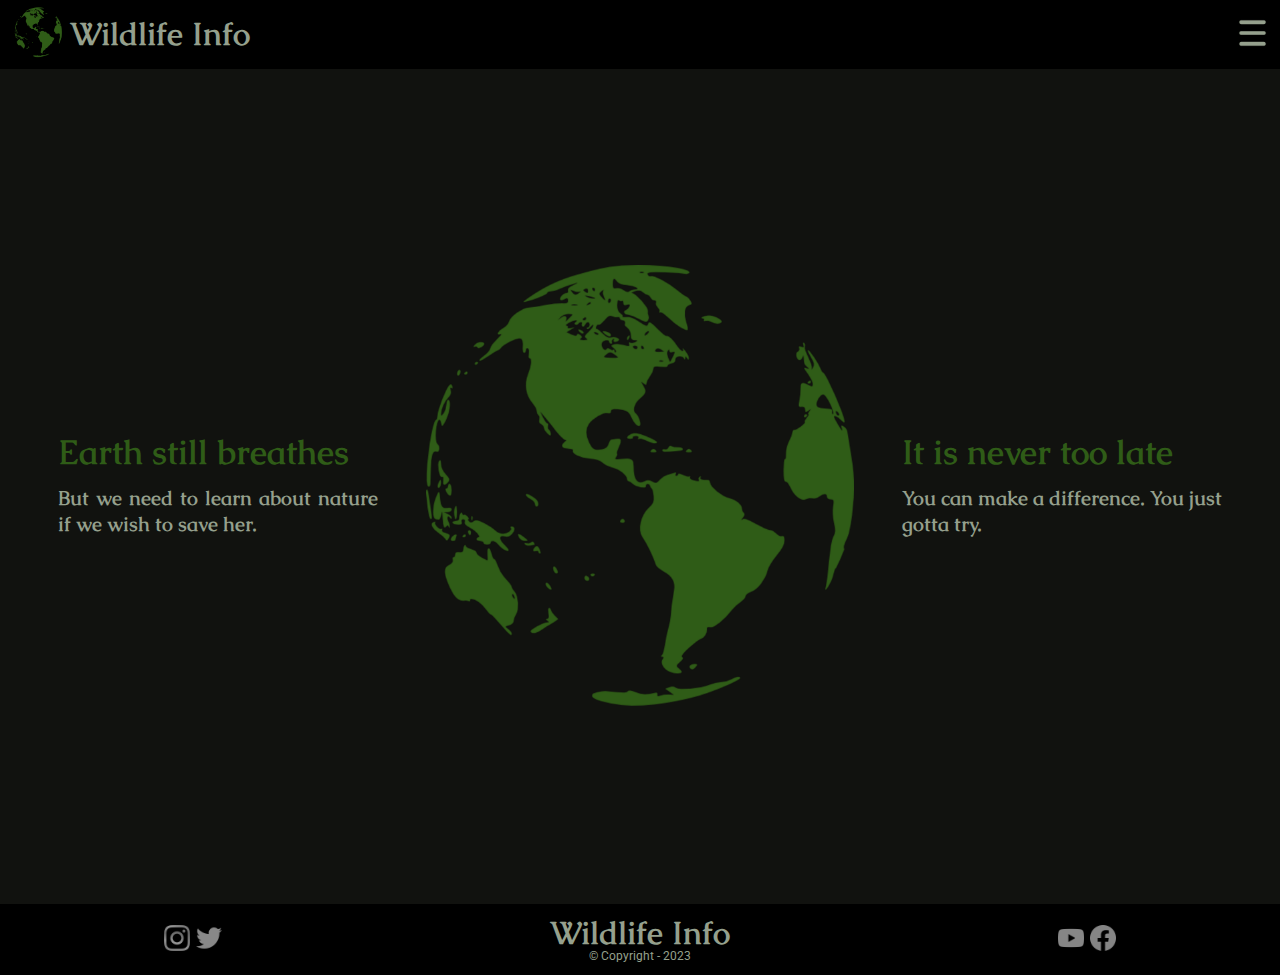
<file: index.html>
<!DOCTYPE html>
<html lang="en">
<head>
    <meta charset="UTF-8">
    <meta http-equiv="X-UA-Compatible" content="IE=edge">
    <meta name="viewport" content="width=device-width, initial-scale=1.0">
    <link rel="preconnect" href="https://fonts.googleapis.com">
    <link rel="stylesheet" href="https://fonts.googleapis.com/css2?family=Arvo:wght@400;700&family=Bebas+Neue&family=Caudex&family=Kalam&family=Pacifico&family=Secular+One&display=swap">
    <link rel="stylesheet" href="https://fonts.googleapis.com/css2?family=Arvo:wght@400;700&family=Bebas+Neue&family=Caudex&family=Kalam&family=Pacifico&family=Roboto&family=Secular+One&display=swap">
    <title>Wildlife Info</title>
    <link rel="stylesheet" href="styles/reset.css">
    <link rel="stylesheet" href="styles/style.css">
    <link rel="shortcut icon" href="assets/central_globe_logo.png" type="image/x-icon">
</head>
<body>
    <header>
        <section class="header-content">
            <div class="logo">
                <a href="index.html"><img src="assets/central_globe_logo.png" alt="Wildlife Info Logo"></a>
                Wildlife Info
            </div>
            
            <div class="menu">
                <img class="menu-button" src="assets/menu_icon.png" alt="Menu Icon">
                <nav class="menu-dropdown">
                    <a href="issues.html">Environmental Issues</a>
                    <a href="biomes.html">Biomes</a>
                    <a href="subscribe.html">Subscribe</a>
                </nav>
            </div>
        </section>
    </header>
    
    <main>
        <section class="main-content">
            <div class="main-text">
                <h1>Earth still breathes</h1>
                <h2>But we need to learn about nature if we wish to save her.</h2>
            </div>

            <div class="central-globe">
                <a href="issues.html"><img src="assets/central_globe.png" alt="Terrestrial Globe Continents"></a>
            </div>

            <div class="main-text">
                <h1>It is never too late</h1>
                <h2>You can make a difference. You just gotta try.</h2>
            </div>
        </section>
    </main>
    
    <footer>
        <section class="footer-content">
            <div class="footer-left">
                <ul class="social-media">
                    <li><a href="https://www.instagram.com/?hl=en"><img class="social-media-icon" src="assets/instagram_logo.png" alt="Instagram Logo"></a></li>
                    <li><a href="https://twitter.com/?lang=en"><img class="social-media-icon" src="assets/twitter_logo.png" alt="Twitter Logo"></a></li>
                </ul>
            </div>
            <div class="footer-center">
                    <h2>Wildlife Info</h2>
                    <p>&copy; Copyright - 2023</p>
                </div>
            </div>
            <div class="footer-right">
                <ul class="social-media">
                    <li><a href="https://www.youtube.com/"><img class="social-media-icon" src="assets/youtube_logo.png" alt="Youtube Logo"></a></li>
                    <li><a href="https://www.facebook.com/"><img class="social-media-icon" src="assets/facebook_logo.png" alt="Facebook Logo"></a></li>
                </ul>
            </div>
        </section>
    </footer>
</body>
</html>
</file>
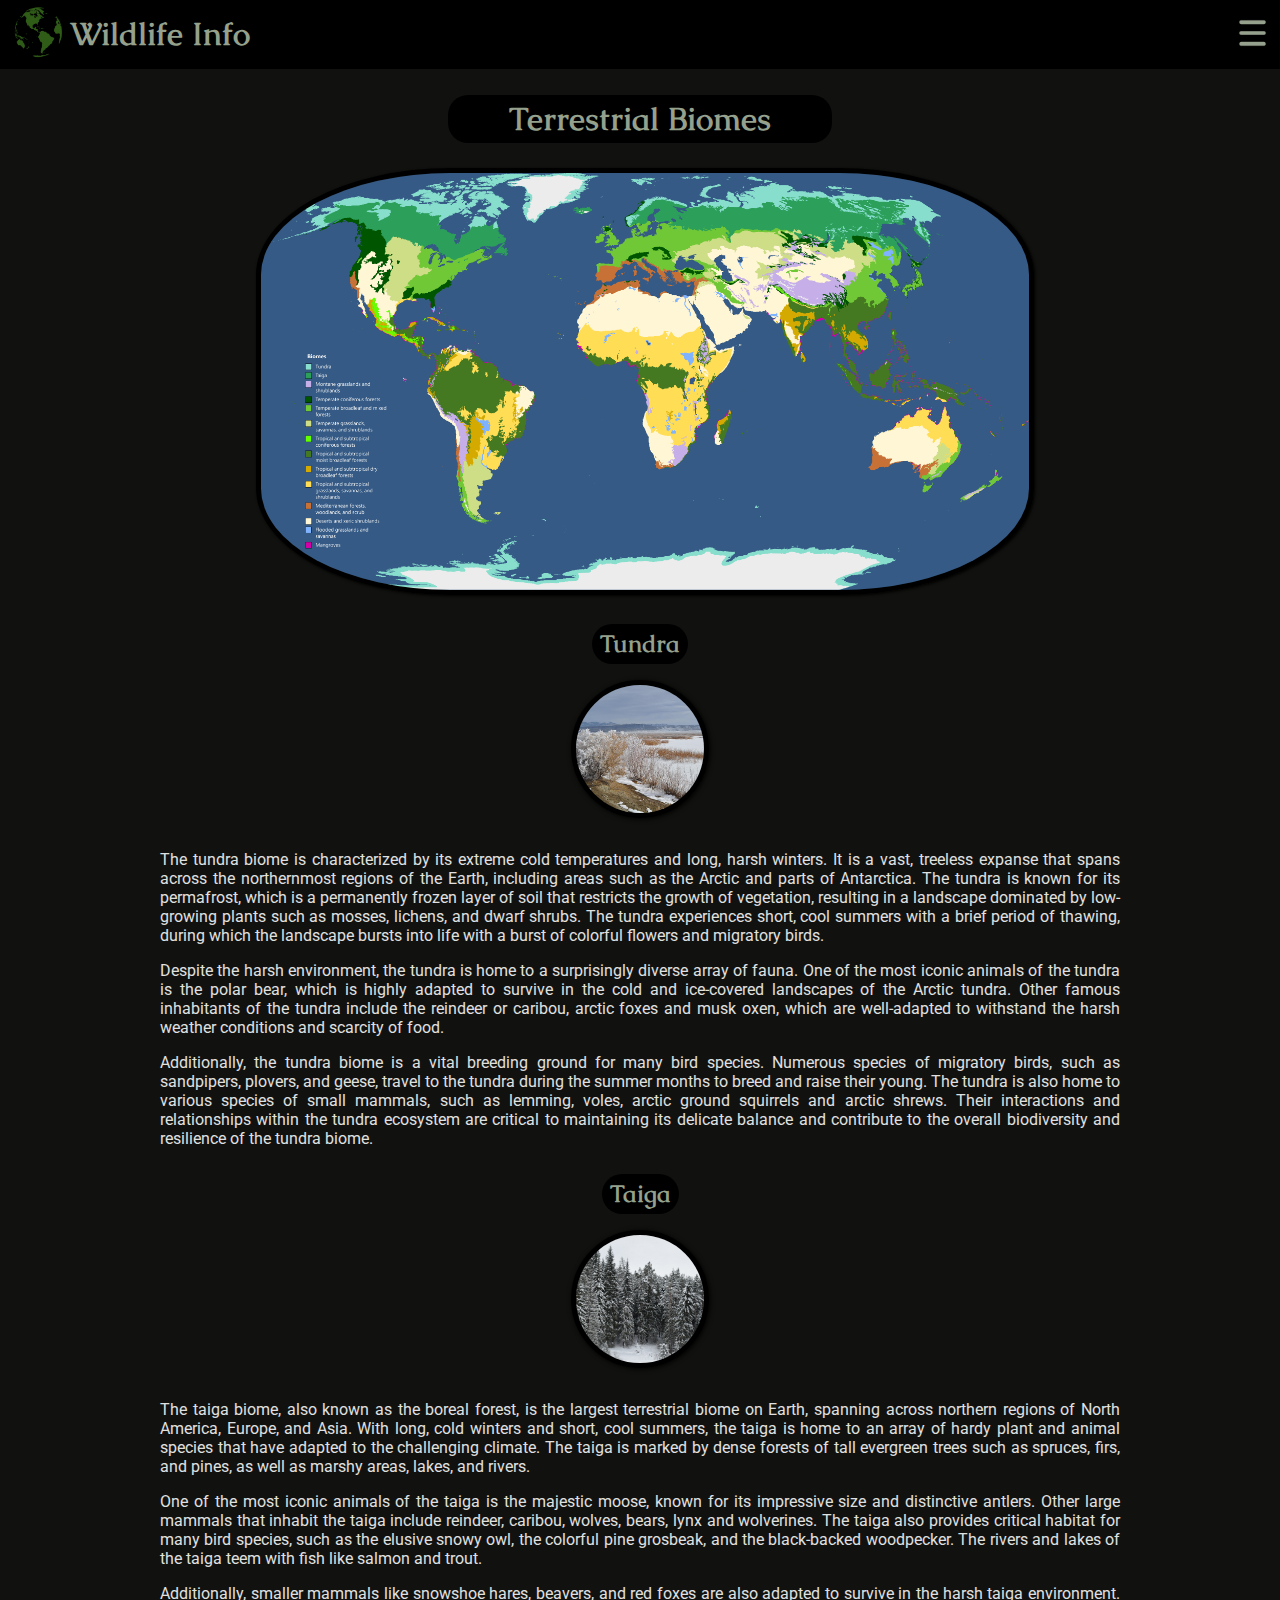
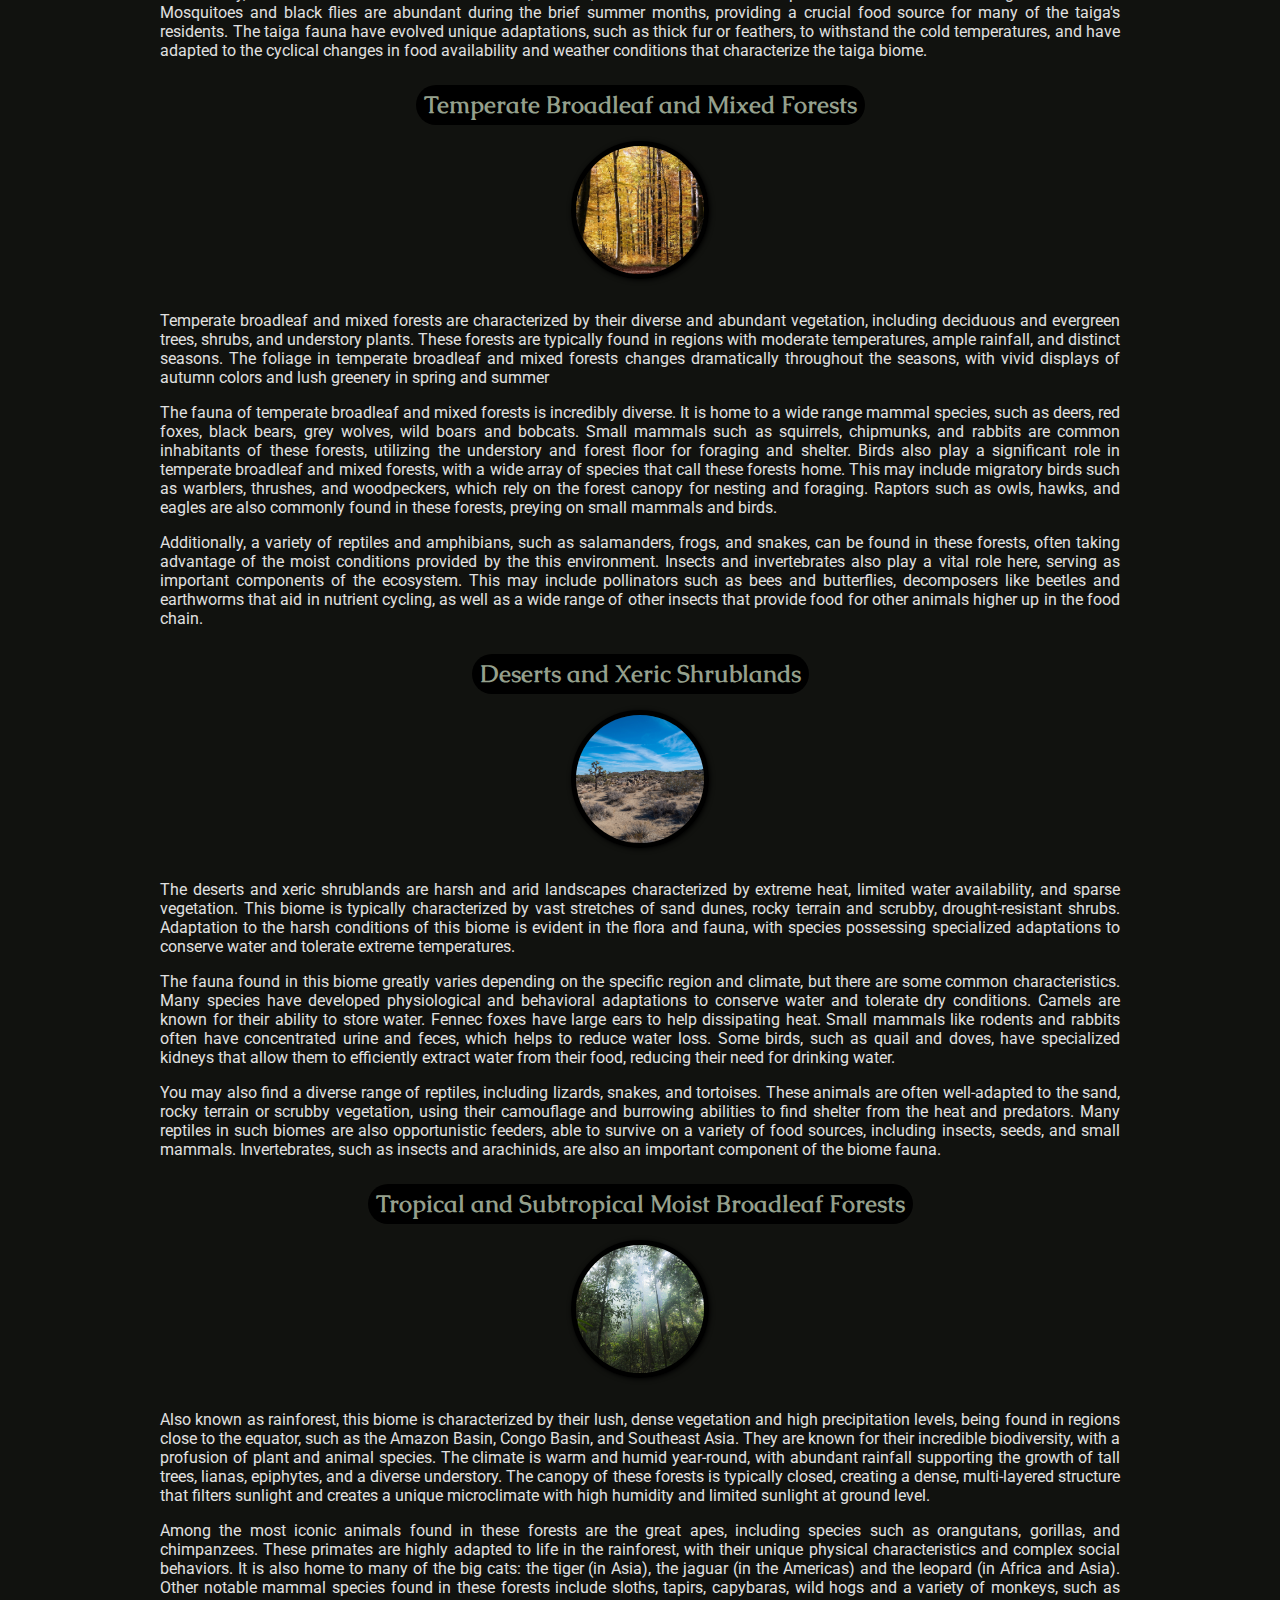
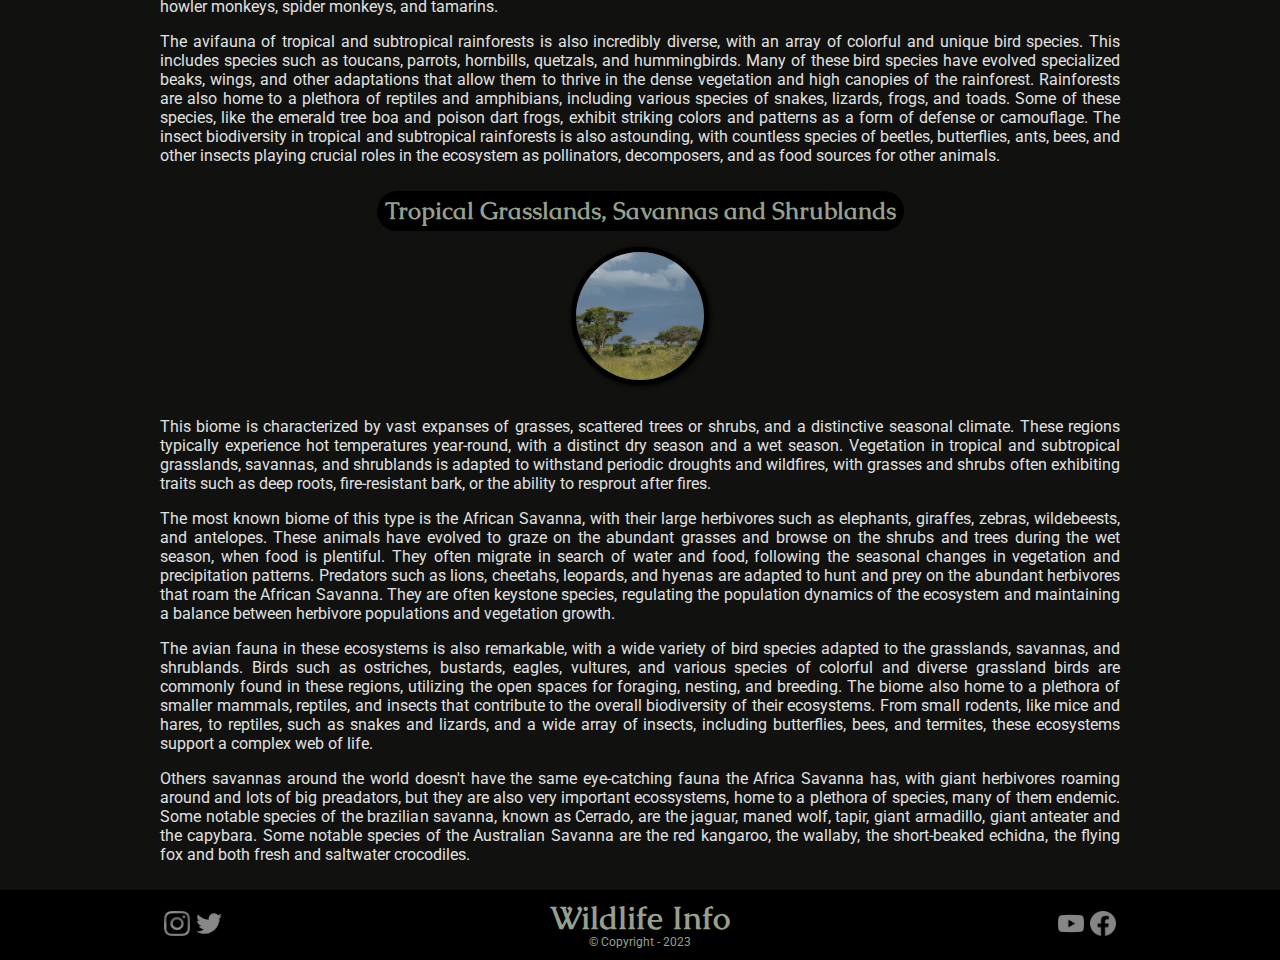
<file: biomes.html>
<!DOCTYPE html>
<html lang="en">
<head>
    <meta charset="UTF-8">
    <meta http-equiv="X-UA-Compatible" content="IE=edge">
    <meta name="viewport" content="width=device-width, initial-scale=1.0">
    <link rel="preconnect" href="https://fonts.googleapis.com">
    <link rel="stylesheet" href="https://fonts.googleapis.com/css2?family=Arvo:wght@400;700&family=Bebas+Neue&family=Caudex&family=Kalam&family=Pacifico&family=Secular+One&display=swap">
    <link rel="stylesheet" href="https://fonts.googleapis.com/css2?family=Arvo:wght@400;700&family=Bebas+Neue&family=Caudex&family=Kalam&family=Pacifico&family=Roboto&family=Secular+One&display=swap">
    <title>Wildlife Info - Biomes</title>
    <link rel="stylesheet" href="styles/reset.css">
    <link rel="stylesheet" href="styles/style.css">
    <link rel="shortcut icon" href="assets/central_globe_logo.png" type="image/x-icon">
</head>
<body>
    <header>
        <section class="header-content">
            <div class="logo">
                <a href="index.html"><img src="assets/central_globe_logo.png" alt="Wildlife Info Logo"></a>
                Wildlife Info
            </div>
            
            <div class="menu">
                <img class="menu-button" src="assets/menu_icon.png" alt="Menu Icon">
                <nav class="menu-dropdown">
                    <a href="issues.html">Environmental Issues</a>
                    <a href="biomes.html">Biomes</a>
                    <a href="subscribe.html">Subscribe</a>
                </nav>
            </div>
        </section>
    </header>
    
    <main>
        <section class="biomes">

            <div class="section-title">
                <h1>Terrestrial Biomes</h1>
            </div>
            
            <div class="world-map">
                <img src="assets/world_biomes.png" alt="World map showing the 14 terrestrial biomes distribution">
            </div>

            <div class="biome-info" id="biome-tundra">
                <div class="section-subtitle">
                    <h2>Tundra</h2>
                </div>

                <img src="assets/tundra_picture.png" alt="Tundra Biome">

                <div class="biome-text">
                    <p>The tundra biome is characterized by its extreme cold temperatures and long, harsh winters. It is a vast, treeless expanse that spans across the northernmost regions of the Earth, including areas such as the Arctic and parts of Antarctica. The tundra is known for its permafrost, which is a permanently frozen layer of soil that restricts the growth of vegetation, resulting in a landscape dominated by low-growing plants such as mosses, lichens, and dwarf shrubs. The tundra experiences short, cool summers with a brief period of thawing, during which the landscape bursts into life with a burst of colorful flowers and migratory birds.</p>

                    <p>Despite the harsh environment, the tundra is home to a surprisingly diverse array of fauna. One of the most iconic animals of the tundra is the polar bear, which is highly adapted to survive in the cold and ice-covered landscapes of the Arctic tundra. Other famous inhabitants of the tundra include the reindeer or caribou, arctic foxes and musk oxen, which are well-adapted to withstand the harsh weather conditions and scarcity of food.</p>

                    <p>Additionally, the tundra biome is a vital breeding ground for many bird species. Numerous species of migratory birds, such as sandpipers, plovers, and geese, travel to the tundra during the summer months to breed and raise their young. The tundra is also home to various species of small mammals, such as lemming, voles, arctic ground squirrels and arctic shrews. Their interactions and relationships within the tundra ecosystem are critical to maintaining its delicate balance and contribute to the overall biodiversity and resilience of the tundra biome.</p>
                </div>
            </div>

            <div class="biome-info" id="biome-taiga">
                <div class="section-subtitle">
                    <h2>Taiga</h2>
                </div>

                <img src="assets/taiga_picture.jpg" alt="Taiga Biome">

                <div class="biome-text">
                    <p>The taiga biome, also known as the boreal forest, is the largest terrestrial biome on Earth, spanning across northern regions of North America, Europe, and Asia. With long, cold winters and short, cool summers, the taiga is home to an array of hardy plant and animal species that have adapted to the challenging climate. The taiga is marked by dense forests of tall evergreen trees such as spruces, firs, and pines, as well as marshy areas, lakes, and rivers.</p>

                    <p>One of the most iconic animals of the taiga is the majestic moose, known for its impressive size and distinctive antlers. Other large mammals that inhabit the taiga include reindeer, caribou, wolves, bears, lynx and wolverines. The taiga also provides critical habitat for many bird species, such as the elusive snowy owl, the colorful pine grosbeak, and the black-backed woodpecker. The rivers and lakes of the taiga teem with fish like salmon and trout.</p>

                    <p>Additionally, smaller mammals like snowshoe hares, beavers, and red foxes are also adapted to survive in the harsh taiga environment. Mosquitoes and black flies are abundant during the brief summer months, providing a crucial food source for many of the taiga's residents. The taiga fauna have evolved unique adaptations, such as thick fur or feathers, to withstand the cold temperatures, and have adapted to the cyclical changes in food availability and weather conditions that characterize the taiga biome.</p>
                </div>
            </div>

            <div class="biome-info" id="biome-mixed">
                <div class="section-subtitle">
                    <h2>Temperate Broadleaf and Mixed Forests</h2>
                </div>

                <img src="assets/mixed_picture.jpg" alt="Temperate Broadleaf and Mixed Forests">

                <div class="biome-text">
                    <p>Temperate broadleaf and mixed forests are characterized by their diverse and abundant vegetation, including deciduous and evergreen trees, shrubs, and understory plants. These forests are typically found in regions with moderate temperatures, ample rainfall, and distinct seasons. The foliage in temperate broadleaf and mixed forests changes dramatically throughout the seasons, with vivid displays of autumn colors and lush greenery in spring and summer</p>

                    <p>The fauna of temperate broadleaf and mixed forests is incredibly diverse. It is home to a wide range mammal species, such as deers, red foxes, black bears, grey wolves, wild boars and bobcats. Small mammals such as squirrels, chipmunks, and rabbits are common inhabitants of these forests, utilizing the understory and forest floor for foraging and shelter. Birds also play a significant role in temperate broadleaf and mixed forests, with a wide array of species that call these forests home. This may include migratory birds such as warblers, thrushes, and woodpeckers, which rely on the forest canopy for nesting and foraging. Raptors such as owls, hawks, and eagles are also commonly found in these forests, preying on small mammals and birds.</p>

                    <p>Additionally, a variety of reptiles and amphibians, such as salamanders, frogs, and snakes, can be found in these forests, often taking advantage of the moist conditions provided by the this environment. Insects and invertebrates also play a vital role here, serving as important components of the ecosystem. This may include pollinators such as bees and butterflies, decomposers like beetles and earthworms that aid in nutrient cycling, as well as a wide range of other insects that provide food for other animals higher up in the food chain.</p>
                </div>
            </div>

            <div class="biome-info" id="biome-desert">
                <div class="section-subtitle">
                    <h2>Deserts and Xeric Shrublands</h2>
                </div>

                <img src="assets/desert_picture.jpg" alt="Deserts and Xeric Shrublands">

                <div class="biome-text">
                    <p>The deserts and xeric shrublands are harsh and arid landscapes characterized by extreme heat, limited water availability, and sparse vegetation. This biome is typically characterized by vast stretches of sand dunes, rocky terrain and scrubby, drought-resistant shrubs. Adaptation to the harsh conditions of this biome is evident in the flora and fauna, with species possessing specialized adaptations to conserve water and tolerate extreme temperatures.</p>

                    <p>The fauna found in this biome greatly varies depending on the specific region and climate, but there are some common characteristics. Many species have developed physiological and behavioral adaptations to conserve water and tolerate dry conditions. Camels are known for their ability to store water. Fennec foxes have large ears to help dissipating heat. Small mammals like rodents and rabbits often have concentrated urine and feces, which helps to reduce water loss. Some birds, such as quail and doves, have specialized kidneys that allow them to efficiently extract water from their food, reducing their need for drinking water.</p>

                    <p>You may also find a diverse range of reptiles, including lizards, snakes, and tortoises. These animals are often well-adapted to the sand, rocky terrain or scrubby vegetation, using their camouflage and burrowing abilities to find shelter from the heat and predators. Many reptiles in such biomes are also opportunistic feeders, able to survive on a variety of food sources, including insects, seeds, and small mammals. Invertebrates, such as insects and arachinids, are also an important component of the biome fauna.</p>
                </div>
            </div>

            <div class="biome-info" id="biome-moist">
                <div class="section-subtitle">
                    <h2>Tropical and Subtropical Moist Broadleaf Forests</h2>
                </div>

                <img src="assets/moist_picture.jpg" alt="Tropical Moist Broadleaf Forests">

                <div class="biome-text">
                    <p>Also known as rainforest, this biome is characterized by their lush, dense vegetation and high precipitation levels, being found in regions close to the equator, such as the Amazon Basin, Congo Basin, and Southeast Asia. They are known for their incredible biodiversity, with a profusion of plant and animal species. The climate is warm and humid year-round, with abundant rainfall supporting the growth of tall trees, lianas, epiphytes, and a diverse understory. The canopy of these forests is typically closed, creating a dense, multi-layered structure that filters sunlight and creates a unique microclimate with high humidity and limited sunlight at ground level.</p>

                    <p>Among the most iconic animals found in these forests are the great apes, including species such as orangutans, gorillas, and chimpanzees. These primates are highly adapted to life in the rainforest, with their unique physical characteristics and complex social behaviors. It is also home to many of the big cats: the tiger (in Asia), the jaguar (in the Americas) and the leopard (in Africa and Asia). Other notable mammal species found in these forests include sloths, tapirs, capybaras, wild hogs and a variety of monkeys, such as howler monkeys, spider monkeys, and tamarins.</p>

                    <p>The avifauna of tropical and subtropical rainforests is also incredibly diverse, with an array of colorful and unique bird species. This includes species such as toucans, parrots, hornbills, quetzals, and hummingbirds. Many of these bird species have evolved specialized beaks, wings, and other adaptations that allow them to thrive in the dense vegetation and high canopies of the rainforest. Rainforests are also home to a plethora of reptiles and amphibians, including various species of snakes, lizards, frogs, and toads. Some of these species, like the emerald tree boa and poison dart frogs, exhibit striking colors and patterns as a form of defense or camouflage. The insect biodiversity in tropical and subtropical rainforests is also astounding, with countless species of beetles, butterflies, ants, bees, and other insects playing crucial roles in the ecosystem as pollinators, decomposers, and as food sources for other animals.</p>
                </div>
            </div>

            <div class="biome-info" id="biome-savanna">
                <div class="section-subtitle">
                    <h2>Tropical Grasslands, Savannas and Shrublands</h2>
                </div>

                <img src="assets/savanna_picture.jpg" alt="Tropical Grasslands and Savannas">

                <div class="biome-text">
                    <p>This biome is characterized by vast expanses of grasses, scattered trees or shrubs, and a distinctive seasonal climate. These regions typically experience hot temperatures year-round, with a distinct dry season and a wet season. Vegetation in tropical and subtropical grasslands, savannas, and shrublands is adapted to withstand periodic droughts and wildfires, with grasses and shrubs often exhibiting traits such as deep roots, fire-resistant bark, or the ability to resprout after fires.</p>

                    <p>The most known biome of this type is the African Savanna, with their large herbivores such as elephants, giraffes, zebras, wildebeests, and antelopes. These animals have evolved to graze on the abundant grasses and browse on the shrubs and trees during the wet season, when food is plentiful. They often migrate in search of water and food, following the seasonal changes in vegetation and precipitation patterns. Predators such as lions, cheetahs, leopards, and hyenas are adapted to hunt and prey on the abundant herbivores that roam the African Savanna. They are often keystone species, regulating the population dynamics of the ecosystem and maintaining a balance between herbivore populations and vegetation growth.</p>

                    <p>The avian fauna in these ecosystems is also remarkable, with a wide variety of bird species adapted to the grasslands, savannas, and shrublands. Birds such as ostriches, bustards, eagles, vultures, and various species of colorful and diverse grassland birds are commonly found in these regions, utilizing the open spaces for foraging, nesting, and breeding. The biome also home to a plethora of smaller mammals, reptiles, and insects that contribute to the overall biodiversity of their ecosystems. From small rodents, like mice and hares, to reptiles, such as snakes and lizards, and a wide array of insects, including butterflies, bees, and termites, these ecosystems support a complex web of life.</p>

                    <p>Others savannas around the world doesn't have the same eye-catching fauna the Africa Savanna has, with giant herbivores roaming around and lots of big preadators, but they are also very important ecossystems, home to a plethora of species, many of them endemic. Some notable species of the brazilian savanna, known as Cerrado, are the jaguar, maned wolf, tapir, giant armadillo, giant anteater and the capybara. Some notable species of the Australian Savanna are the red kangaroo, the wallaby, the short-beaked echidna, the flying fox and both fresh and saltwater crocodiles.</p>
                </div>
            </div>

        </section>
    </main>
    
    <footer>
        <section class="footer-content">
            <div class="footer-left">
                <ul class="social-media">
                    <li><a href="https://www.instagram.com/?hl=en"><img class="social-media-icon" src="assets/instagram_logo.png" alt="Instagram Logo"></a></li>
                    <li><a href="https://twitter.com/?lang=en"><img class="social-media-icon" src="assets/twitter_logo.png" alt="Twitter Logo"></a></li>
                </ul>
            </div>
            <div class="footer-center">
                    <h2>Wildlife Info</h2>
                    <p>&copy; Copyright - 2023</p>
                </div>
            </div>
            <div class="footer-right">
                <ul class="social-media">
                    <li><a href="https://www.youtube.com/"><img class="social-media-icon" src="assets/youtube_logo.png" alt="Youtube Logo"></a></li>
                    <li><a href="https://www.facebook.com/"><img class="social-media-icon" src="assets/facebook_logo.png" alt="Facebook Logo"></a></li>
                </ul>
            </div>
        </section>
    </footer>
</body>
</html>
</file>
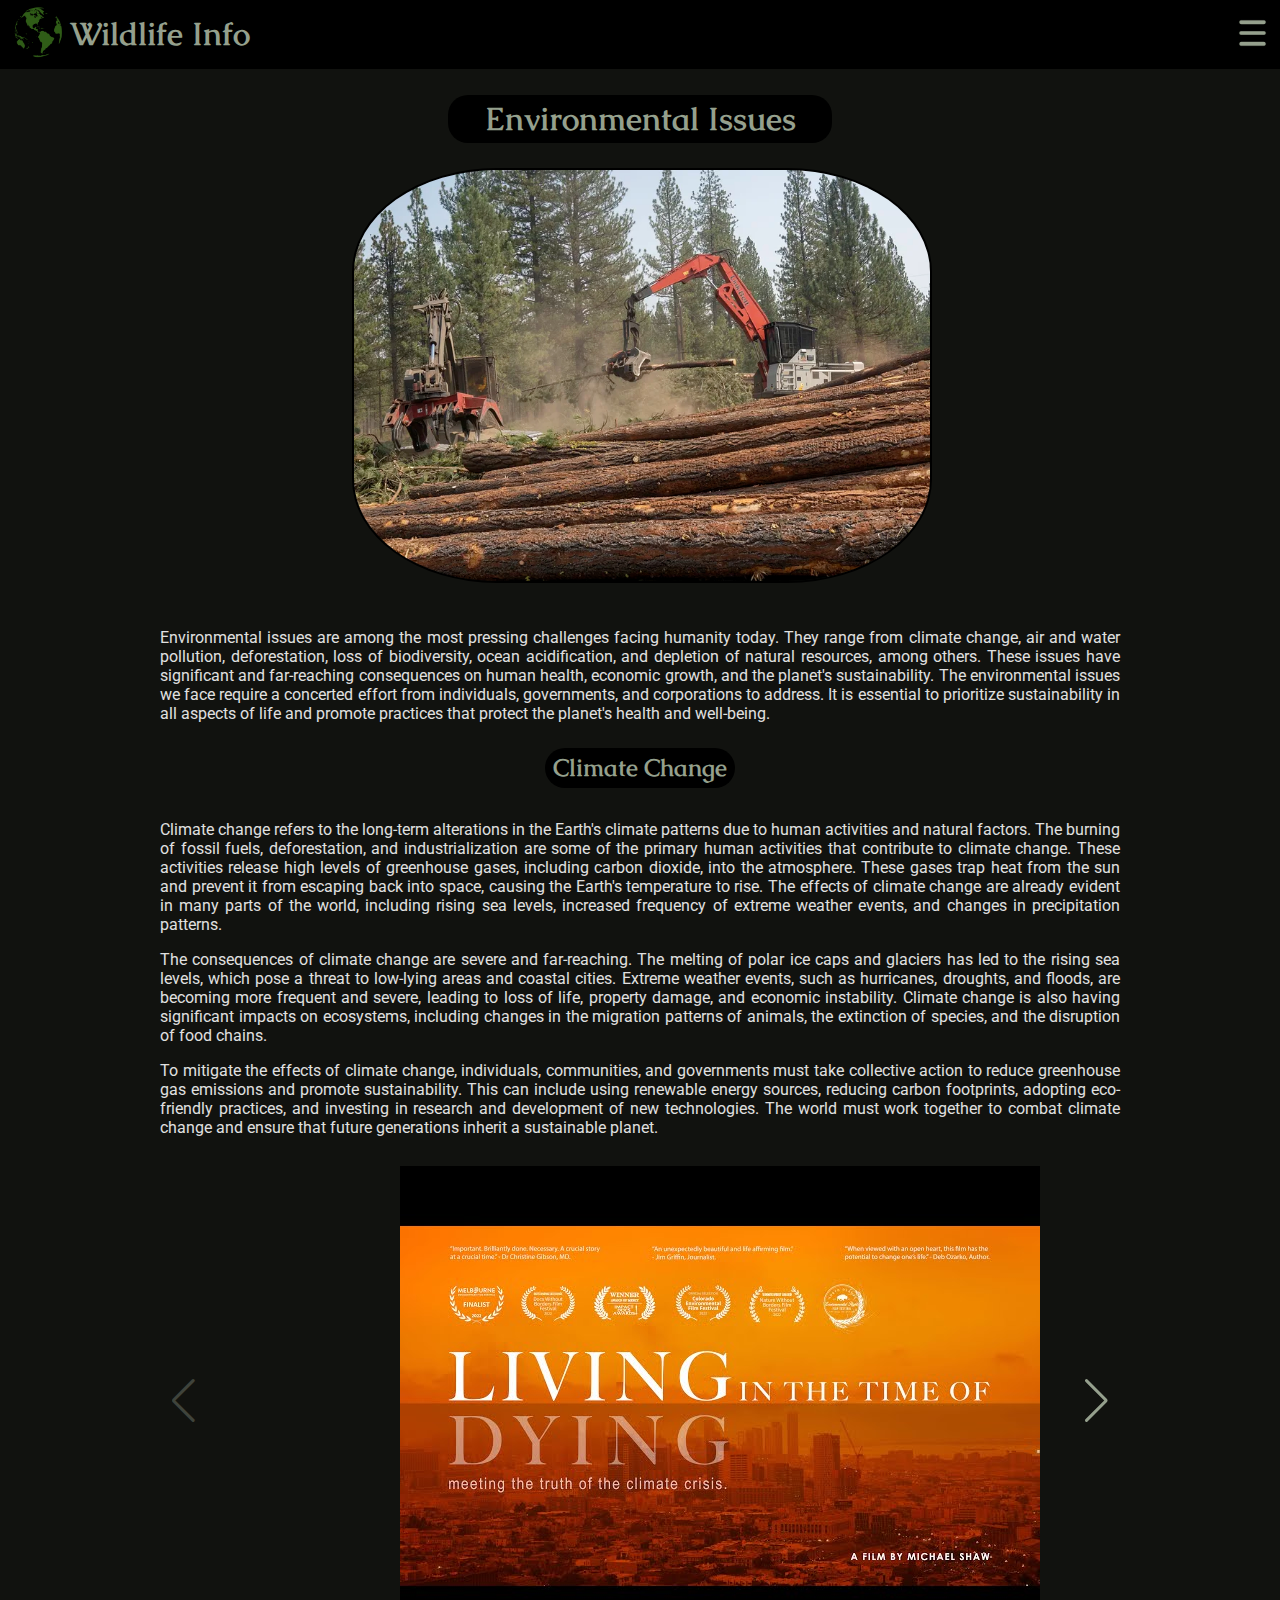
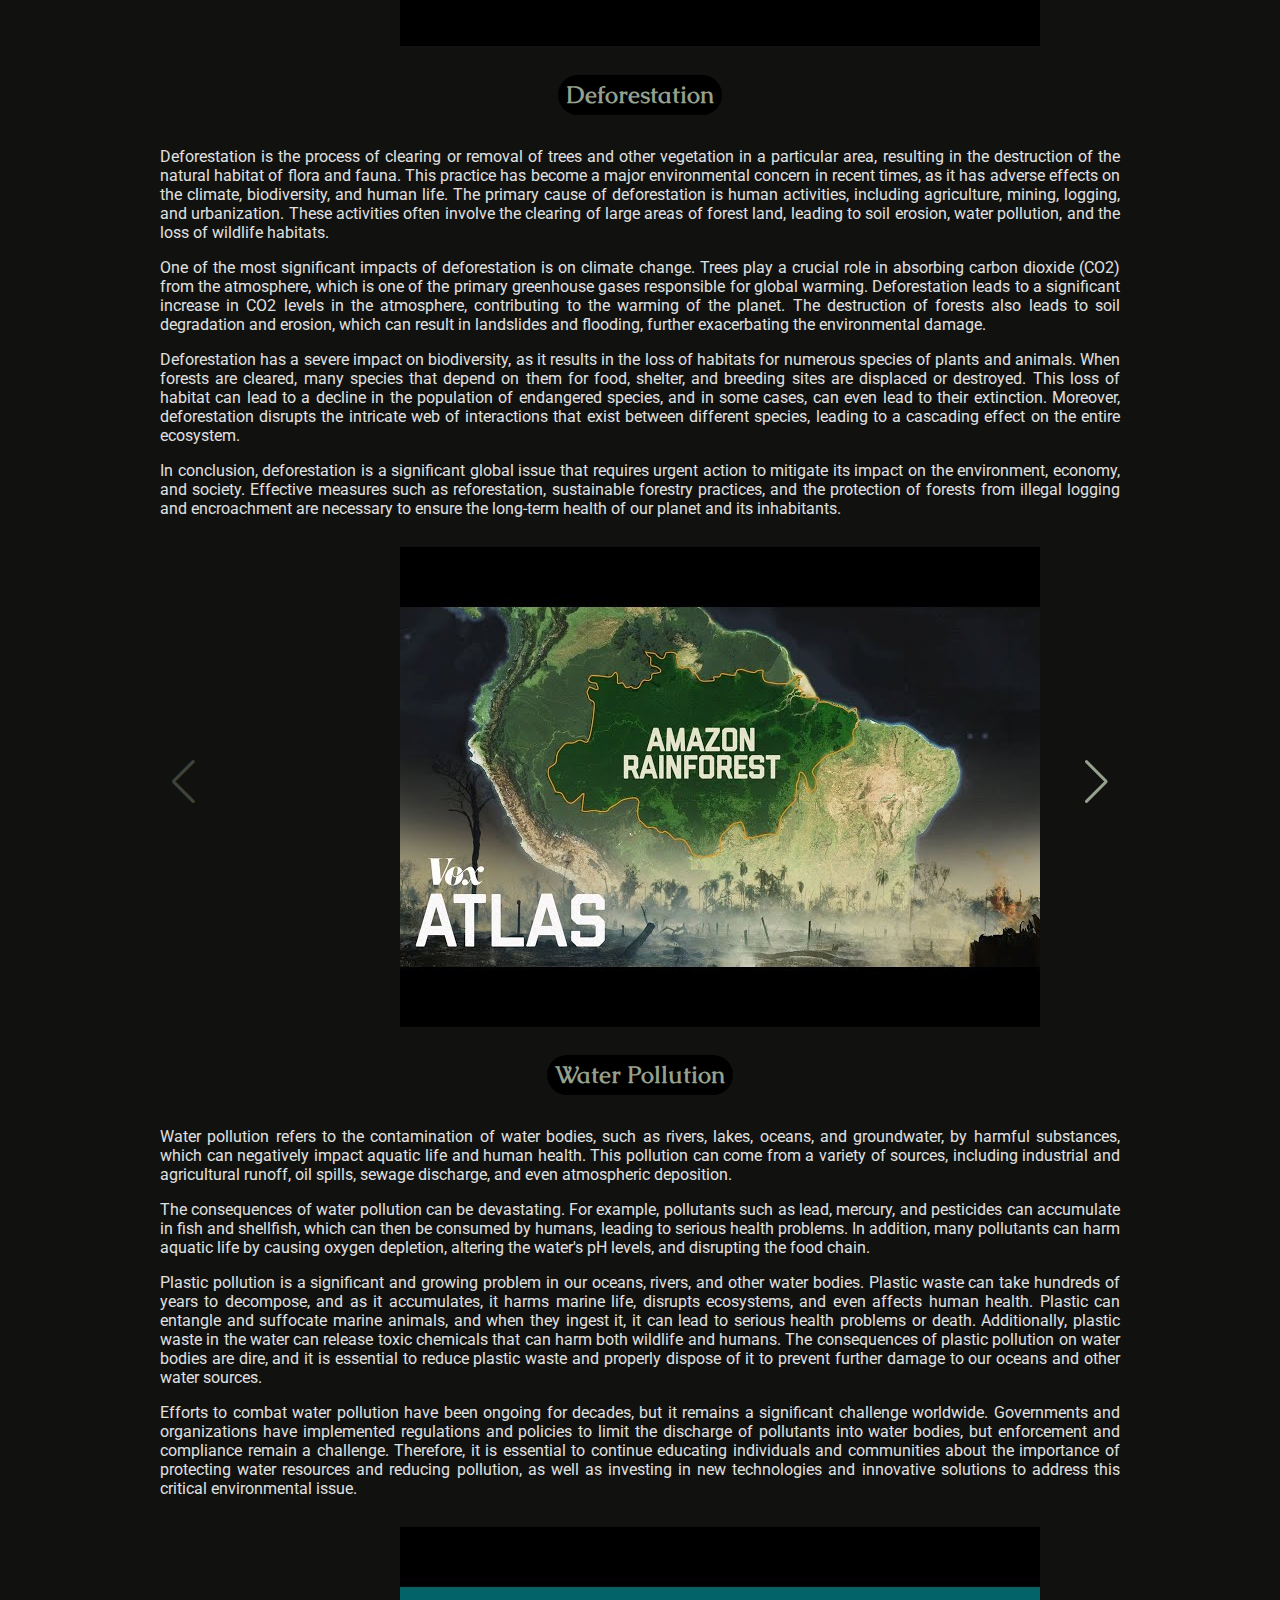
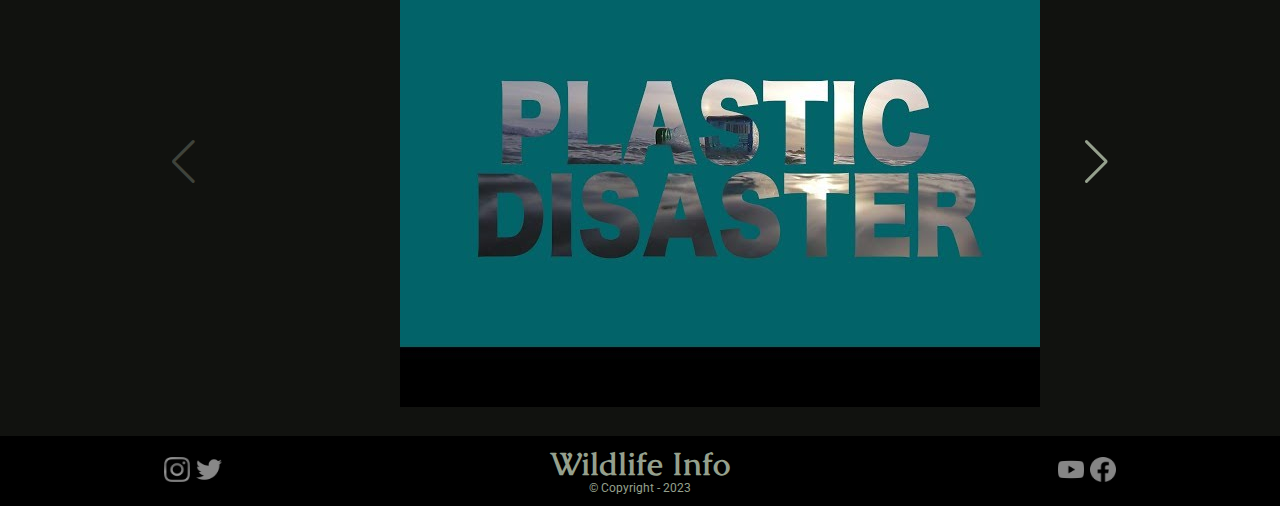
<file: issues.html>
<!DOCTYPE html>
<html lang="en">
<head>
    <meta charset="UTF-8">
    <meta http-equiv="X-UA-Compatible" content="IE=edge">
    <meta name="viewport" content="width=device-width, initial-scale=1.0">
    <link rel="preconnect" href="https://cdn.jsdelivr.net">
    <link rel="preconnect" href="https://fonts.googleapis.com">
    <link rel="stylesheet" href="https://fonts.googleapis.com/css2?family=Arvo:wght@400;700&family=Bebas+Neue&family=Caudex&family=Kalam&family=Pacifico&family=Secular+One&display=swap">
    <link rel="stylesheet" href="https://fonts.googleapis.com/css2?family=Arvo:wght@400;700&family=Bebas+Neue&family=Caudex&family=Kalam&family=Pacifico&family=Roboto&family=Secular+One&display=swap">
    <title>Wildlife Info - Issues</title>
    <link rel="stylesheet" href="styles/reset.css">
    <link rel="stylesheet" href="https://cdn.jsdelivr.net/npm/swiper@9/swiper-bundle.min.css"/>
    <link rel="stylesheet" href="styles/style.css">
    <link rel="shortcut icon" href="assets/central_globe_logo.png" type="image/x-icon">
</head>
<body>
    <header>
        <section class="header-content">
            <div class="logo">
                <a href="index.html"><img src="assets/central_globe_logo.png" alt="Wildlife Info Logo"></a>
                Wildlife Info
            </div>
            
            <div class="menu">
                <img class="menu-button" src="assets/menu_icon.png" alt="Menu Icon">
                <nav class="menu-dropdown">
                    <a href="issues.html">Environmental Issues</a>
                    <a href="biomes.html">Biomes</a>
                    <a href="subscribe.html">Subscribe</a>
                </nav>
            </div>
        </section>
    </header>
    
    <main>
        <section class="issues">

            <div class="section-title">
                <h1>Environmental Issues</h1>
            </div>

            <div class="issues-img">
                <img src="assets/issues.png" alt="Deforestation">
            </div>
            
            <div class="issues-text">
                <p>Environmental issues are among the most pressing challenges facing humanity today. They range from climate change, air and water pollution, deforestation, loss of biodiversity, ocean acidification, and depletion of natural resources, among others. These issues have significant and far-reaching consequences on human health, economic growth, and the planet's sustainability. The environmental issues we face require a concerted effort from individuals, governments, and corporations to address. It is essential to prioritize sustainability in all aspects of life and promote practices that protect the planet's health and well-being.</p>
            </div>

            <div class="issues-info">
                <div class="section-subtitle">
                    <h2>Climate Change</h2>
                </div>

                <div class="issues-text">
                    <p>Climate change refers to the long-term alterations in the Earth's climate patterns due to human activities and natural factors. The burning of fossil fuels, deforestation, and industrialization are some of the primary human activities that contribute to climate change. These activities release high levels of greenhouse gases, including carbon dioxide, into the atmosphere. These gases trap heat from the sun and prevent it from escaping back into space, causing the Earth's temperature to rise. The effects of climate change are already evident in many parts of the world, including rising sea levels, increased frequency of extreme weather events, and changes in precipitation patterns.</p>

                    <p>The consequences of climate change are severe and far-reaching. The melting of polar ice caps and glaciers has led to the rising sea levels, which pose a threat to low-lying areas and coastal cities. Extreme weather events, such as hurricanes, droughts, and floods, are becoming more frequent and severe, leading to loss of life, property damage, and economic instability. Climate change is also having significant impacts on ecosystems, including changes in the migration patterns of animals, the extinction of species, and the disruption of food chains.</p>

                    <p>To mitigate the effects of climate change, individuals, communities, and governments must take collective action to reduce greenhouse gas emissions and promote sustainability. This can include using renewable energy sources, reducing carbon footprints, adopting eco-friendly practices, and investing in research and development of new technologies. The world must work together to combat climate change and ensure that future generations inherit a sustainable planet.</p>
                </div>

                <div class="carousel">
                    <div class="swiper">

                        <div class="swiper-wrapper">
                            <div class="swiper-slide"><a href="https://www.youtube.com/watch?v=UftuDAkwM3I&ab_channel=LivingintheTimeofDying"><img src="assets/climate_1.jpg" alt="Living in the Time of Dying Documentary Thumbnail"></a></div>
                            <div class="swiper-slide"><a href="https://www.youtube.com/watch?v=uynhvHZUOOo&ab_channel=TheEconomist"><img src="assets/climate_2.jpg" alt="What 3ºC of Global Warming Looks Like Documentary Thumbnail"></a></div>
                            <div class="swiper-slide"><a href="https://www.youtube.com/watch?v=SDRxfuEvqGg&ab_channel=IntergovernmentalPanelonClimateChange%28IPCC%29"><img src="assets/climate_3.jpg" alt="Climate Change 2022: Impacts, Adaptation & Vulnerability Thumbnail"></a></div>
                        </div>

                        <div class="swiper-button-prev"></div>
                        <div class="swiper-button-next"></div>

                    </div>
                </div>
            </div>

            <div class="issues-info">
                <div class="section-subtitle">
                    <h2>Deforestation</h2>
                </div>

                <div class="issues-text">
                    <p>Deforestation is the process of clearing or removal of trees and other vegetation in a particular area, resulting in the destruction of the natural habitat of flora and fauna. This practice has become a major environmental concern in recent times, as it has adverse effects on the climate, biodiversity, and human life. The primary cause of deforestation is human activities, including agriculture, mining, logging, and urbanization. These activities often involve the clearing of large areas of forest land, leading to soil erosion, water pollution, and the loss of wildlife habitats.</p>

                    <p>One of the most significant impacts of deforestation is on climate change. Trees play a crucial role in absorbing carbon dioxide (CO2) from the atmosphere, which is one of the primary greenhouse gases responsible for global warming. Deforestation leads to a significant increase in CO2 levels in the atmosphere, contributing to the warming of the planet. The destruction of forests also leads to soil degradation and erosion, which can result in landslides and flooding, further exacerbating the environmental damage.</p>

                    <p>Deforestation has a severe impact on biodiversity, as it results in the loss of habitats for numerous species of plants and animals. When forests are cleared, many species that depend on them for food, shelter, and breeding sites are displaced or destroyed. This loss of habitat can lead to a decline in the population of endangered species, and in some cases, can even lead to their extinction. Moreover, deforestation disrupts the intricate web of interactions that exist between different species, leading to a cascading effect on the entire ecosystem.</p>

                    <p>In conclusion, deforestation is a significant global issue that requires urgent action to mitigate its impact on the environment, economy, and society. Effective measures such as reforestation, sustainable forestry practices, and the protection of forests from illegal logging and encroachment are necessary to ensure the long-term health of our planet and its inhabitants.</p>
                </div>

                <div class="carousel">
                    <div class="swiper">

                        <div class="swiper-wrapper">
                            <div class="swiper-slide"><a href="https://www.youtube.com/watch?v=SAZAKPUQMw0&ab_channel=Vox"><img src="assets/deforestation_3.jpg" alt="The destruction of the Amazon Explained Vox Thumbnail"></a></div>
                            <div class="swiper-slide"><a href="https://www.youtube.com/watch?v=Ic-J6hcSKa8&ab_channel=NationalGeographic"><img src="assets/deforestation_2.jpg" alt="Climate 101: Deforestation Documentary Thumbnail"></a></div>
                            <div class="swiper-slide"><a href="https://www.youtube.com/watch?v=B5Fwl4P4EW8&ab_channel=BBCEarth"><img src="assets/deforestation_1.jpg" alt="The Tragedy Of Deforestation Documentary Thumbnail"></a></div>
                        </div>

                        <div class="swiper-button-prev"></div>
                        <div class="swiper-button-next"></div>

                    </div>
                </div>
            </div>

            <div class="issues-info">
                <div class="section-subtitle">
                    <h2>Water Pollution</h2>
                </div>

                <div class="issues-text">
                    <p>Water pollution refers to the contamination of water bodies, such as rivers, lakes, oceans, and groundwater, by harmful substances, which can negatively impact aquatic life and human health. This pollution can come from a variety of sources, including industrial and agricultural runoff, oil spills, sewage discharge, and even atmospheric deposition.</p>

                    <p>The consequences of water pollution can be devastating. For example, pollutants such as lead, mercury, and pesticides can accumulate in fish and shellfish, which can then be consumed by humans, leading to serious health problems. In addition, many pollutants can harm aquatic life by causing oxygen depletion, altering the water's pH levels, and disrupting the food chain.</p>

                    <p>Plastic pollution is a significant and growing problem in our oceans, rivers, and other water bodies. Plastic waste can take hundreds of years to decompose, and as it accumulates, it harms marine life, disrupts ecosystems, and even affects human health. Plastic can entangle and suffocate marine animals, and when they ingest it, it can lead to serious health problems or death. Additionally, plastic waste in the water can release toxic chemicals that can harm both wildlife and humans. The consequences of plastic pollution on water bodies are dire, and it is essential to reduce plastic waste and properly dispose of it to prevent further damage to our oceans and other water sources.</p>

                    <p>Efforts to combat water pollution have been ongoing for decades, but it remains a significant challenge worldwide. Governments and organizations have implemented regulations and policies to limit the discharge of pollutants into water bodies, but enforcement and compliance remain a challenge. Therefore, it is essential to continue educating individuals and communities about the importance of protecting water resources and reducing pollution, as well as investing in new technologies and innovative solutions to address this critical environmental issue.</p>
                </div>

                <div class="carousel">
                    <div class="swiper">

                        <div class="swiper-wrapper">
                            <div class="swiper-slide"><a href="https://www.youtube.com/watch?v=1acjqraXMhs&ab_channel=FaridaAlami"><img src="assets/water_1.jpg" alt="Plastic Disaster - An Ocean Pollution Documentary Thumbnail"></a></div>
                            <div class="swiper-slide"><a href="https://www.youtube.com/watch?v=1lK0_5uxEJU&ab_channel=AtlasPro"><img src="assets/water_2.jpg" alt="The True Scale of Ocean Pollution Video Thumbnail"></a></div>
                            <div class="swiper-slide"><a href="https://www.youtube.com/watch?v=pAghNloeD5Y&ab_channel=FRONTLINEPBS%7COfficial"><img src="assets/water_3.jpg" alt="Poisoned Waters Documentary Thumbnail"></a></div>
                        </div>

                        <div class="swiper-button-prev"></div>
                        <div class="swiper-button-next"></div>

                    </div>
                </div>
            </div>

        </section>
        
        <script src="https://cdn.jsdelivr.net/npm/swiper@9/swiper-bundle.min.js"></script>
        <script src="main.js"></script>

    </main>
    
    <footer>
        <section class="footer-content">
            <div class="footer-left">
                <ul class="social-media">
                    <li><a href="https://www.instagram.com/?hl=en"><img class="social-media-icon" src="assets/instagram_logo.png" alt="Instagram Logo"></a></li>
                    <li><a href="https://twitter.com/?lang=en"><img class="social-media-icon" src="assets/twitter_logo.png" alt="Twitter Logo"></a></li>
                </ul>
            </div>
            <div class="footer-center">
                    <h2>Wildlife Info</h2>
                    <p>&copy; Copyright - 2023</p>
                </div>
            </div>
            <div class="footer-right">
                <ul class="social-media">
                    <li><a href="https://www.youtube.com/"><img class="social-media-icon" src="assets/youtube_logo.png" alt="Youtube Logo"></a></li>
                    <li><a href="https://www.facebook.com/"><img class="social-media-icon" src="assets/facebook_logo.png" alt="Facebook Logo"></a></li>
                </ul>
            </div>
        </section>
    </footer>
</body>
</html>
</file>
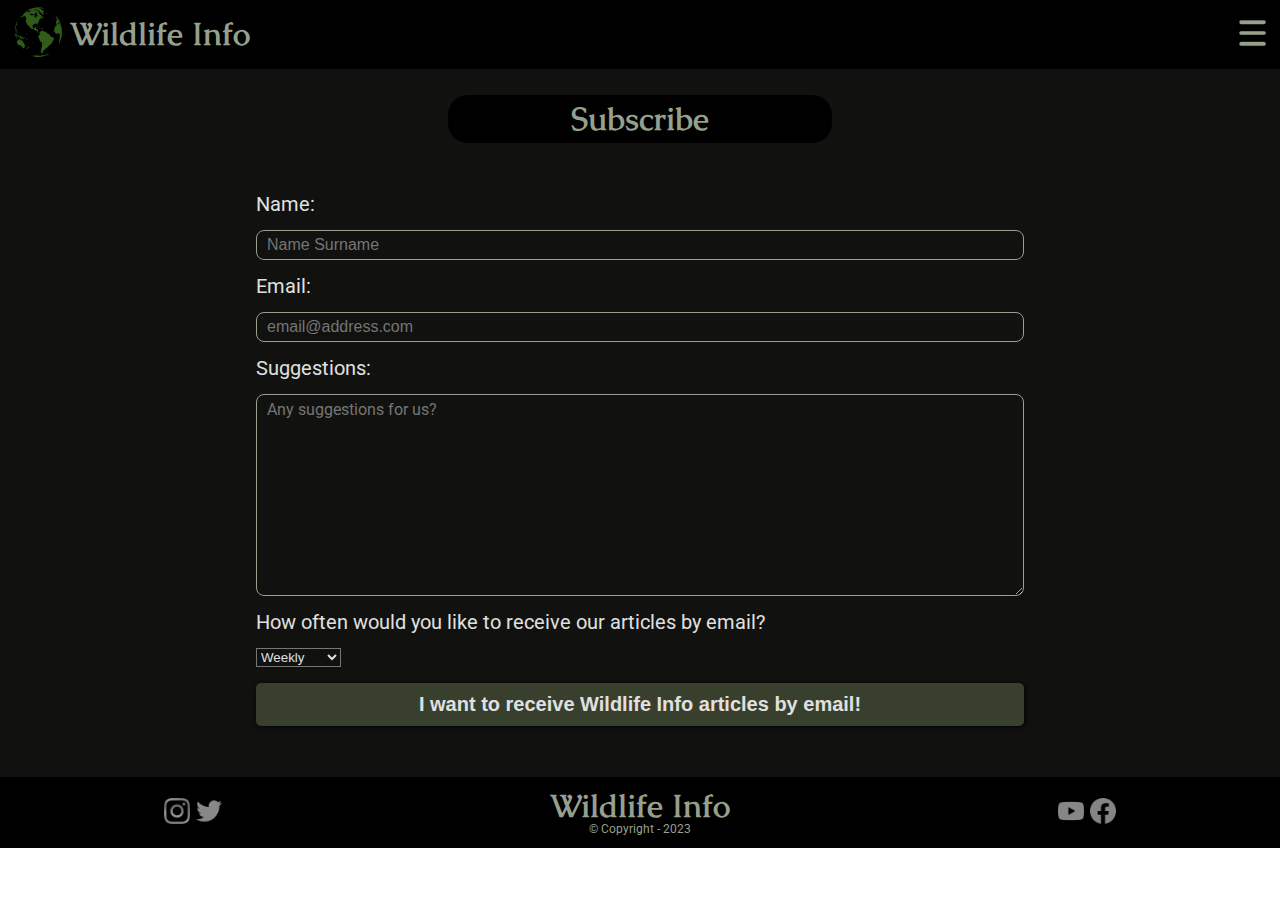
<file: subscribe.html>
<!DOCTYPE html>
<html lang="en">
<head>
    <meta charset="UTF-8">
    <meta http-equiv="X-UA-Compatible" content="IE=edge">
    <meta name="viewport" content="width=device-width, initial-scale=1.0">
    <link rel="preconnect" href="https://fonts.googleapis.com">
    <link rel="stylesheet" href="https://fonts.googleapis.com/css2?family=Arvo:wght@400;700&family=Bebas+Neue&family=Caudex&family=Kalam&family=Pacifico&family=Secular+One&display=swap">
    <link rel="stylesheet" href="https://fonts.googleapis.com/css2?family=Arvo:wght@400;700&family=Bebas+Neue&family=Caudex&family=Kalam&family=Pacifico&family=Roboto&family=Secular+One&display=swap">
    <title>Wildlife Info - Subscribe</title>
    <link rel="stylesheet" href="styles/reset.css">
    <link rel="stylesheet" href="styles/style.css">
    <link rel="shortcut icon" href="assets/central_globe_logo.png" type="image/x-icon">
</head>
<body>
    <header>
        <section class="header-content">
            <div class="logo">
                <a href="index.html"><img src="assets/central_globe_logo.png" alt="Wildlife Info Logo"></a>
                Wildlife Info
            </div>
            
            <div class="menu">
                <img class="menu-button" src="assets/menu_icon.png" alt="Menu Icon">
                <nav class="menu-dropdown">
                    <a href="">Environmental Issues</a>
                    <a href="biomes.html">Biomes</a>
                    <a href="">Games</a>
                    <a href="subscribe.html">Subscribe</a>
                </nav>
            </div>
        </section>
    </header>
    
    <main>

        <section class="subscribe">

            <div class="section-title">
                <h1>Subscribe</h1>
            </div>

            <form>
                
                <label for="name">Name:</label>
                <input type="text" id="name" class="standard-input" required placeholder="Name Surname">
                
                <label for="email">Email:</label>
                <input type="email" id="email" class="standard-input" required placeholder="email@address.com">

                <label for="message">Suggestions:</label>
                <textarea cols="65" rows="10" id="message" class="standard-input" placeholder="Any suggestions for us?"></textarea>
                
                <fieldset>
                    <legend>How often would you like to receive our articles by email?</legend>
                    
                    <select>
                        <option>Weekly</option>
                        <option>Fortnightly</option>
                        <option>Monthly</option>
                    </select>
                </fieldset>
                
                <input type="submit" value="I want to receive Wildlife Info articles by email!" class="send">
                
            </form>

        </section>

    </main>
    
    <footer>
        <section class="footer-content">
            <div class="footer-left">
                <ul class="social-media">
                    <li><a href="https://www.instagram.com/?hl=en"><img class="social-media-icon" src="assets/instagram_logo.png" alt="Instagram Logo"></a></li>
                    <li><a href="https://twitter.com/?lang=en"><img class="social-media-icon" src="assets/twitter_logo.png" alt="Twitter Logo"></a></li>
                </ul>
            </div>
            <div class="footer-center">
                    <h2>Wildlife Info</h2>
                    <p>&copy; Copyright - 2023</p>
                </div>
            </div>
            <div class="footer-right">
                <ul class="social-media">
                    <li><a href="https://www.youtube.com/"><img class="social-media-icon" src="assets/youtube_logo.png" alt="Youtube Logo"></a></li>
                    <li><a href="https://www.facebook.com/"><img class="social-media-icon" src="assets/facebook_logo.png" alt="Facebook Logo"></a></li>
                </ul>
            </div>
        </section>
    </footer>
</body>
</html>
</file>
<file: styles/style.css>
@keyframes pulse {
    from {transform: scale(1);}
    to {transform: scale(1.05);}
    
}

:root {
    --color-1: #11120f;
    --color-2: #95a08d;
    --color-3: #e0e0e0;
    --color-4: #000000;
    --color-5: #393f2d;
    --color-6: #2f5c17;
    --swiper-theme-color: #95a08d;
}

body {
    font-family: 'Roboto', sans-serif;
}

/*Header CSS*/

header {
    background-color: var(--color-4);
}

.header-content {
    display: flex;
    flex-direction: row;
    align-items: center;
    justify-content: space-between;
    padding: 0.5vw 1vw;
}

.logo {
    display: flex;
    flex-direction: row;
    align-items: center;
    gap: 0.5vw;
    color: var(--color-2);
    font-family: 'Caudex', serif;
    font-size: 2rem;
    font-weight: bold;
}

.logo img {
    width: 4vw;
}

.menu {
    position: relative;
    display: inline-block;
}

.menu-button:hover {
    cursor: pointer;
}

.menu img {
    width: 2.25vw;
}

.menu-dropdown {
    display: none;
    position: absolute;
    box-shadow: 5px 5px 10px black;
    z-index: 1;
    background-color: var(--color-5);
    right: 0;
}

.menu-dropdown a {
    font-family: 'Caudex', serif;
    text-align: center;
    display: block;
    color: var(--color-3);
    text-decoration: none;
    padding: 6px;
    font-size: 1.5rem;
    font-weight: bold;
    border: 1px solid black;
}

.menu-dropdown a:hover {
    background-color: var(--color-2);
}

.menu:hover .menu-dropdown {
    display: block;
}

/*Main CSS*/

main {
    background-color: var(--color-1);
}

.main-content {
    display: flex;
    flex-direction: row;
    justify-content: space-evenly;
    align-items: center;
    padding: 10vw 0;
}

.main-text {
    width: 20vw;
}

.main-text h1 {
    color: var(--color-6);
    font-family: 'Caudex', serif;
    font-size: 2.45rem;
    font-weight: bold;
    text-align: left;
    padding-bottom: 1rem;
}

.main-text h2 {
    color: var(--color-2);
    font-family: 'Caudex', serif;
    font-size: 1.6rem;
    font-weight: bold;
    text-align: justify;
    line-height: normal;
}

.central-globe img {
    animation-name: pulse;
    animation-duration: 1.5s;
    animation-iteration-count: infinite;
    animation-direction: alternate;
    width: 35vw;
}

.section-title {
    width: 20%;
    margin: 0 auto;
}

.section-title h1 {
    color: var(--color-2);
    font-family: 'Caudex', serif;
    text-align: center;
    font-size: 2rem;
    font-weight: bold;
    background-color: var(--color-4);
    border-radius: 20px;
    padding: 8px;
}

.section-subtitle h2 {
    color: var(--color-2);
    font-family: 'Caudex', serif;
    text-align: center;
    font-size: 1.5rem;
    font-weight: bold;
    background-color: var(--color-4);
    border-radius: 20px;
    padding: 8px;
}

.swiper-wrapper {
    margin: 1vw 25% 0 25%;
}

.swiper-slider img {
    width: 50%;
}

    /* Issues Page */

    .issues {
        display: flex;
        flex-direction: column;
        gap: 2vw;
        padding: 2vw 0;
    }

    .issues-img {
        width: 45%;
        margin: 0 auto;
    }

    .issues-img img {
        width: 45vw;
        border: 2px solid black;
        border-radius: 25%;
    }

    .issues-info {
        display: flex;
        flex-direction: column;
        align-items: center;
        gap: 1rem;
    }

    .issues-text {
        width: 75%;
        margin: 0 auto;
    }

    .issues-text p {
        color: var(--color-3);
        padding-top: 1rem;
        text-align: justify;
        line-height: normal;
    }

    .carousel {
        display: flex;
        justify-content: center;
        width: 75%;
        margin: 0 auto;
    }

    /* Biomes Page */

    .biomes {
        display: flex;
        flex-direction: column;
        gap: 2vw;
        padding: 2vw 0;
    }

    .world-map {
        width: 60%;
        margin: 0 auto;
    }

    .world-map img {
        width: 60vw;
        border: 5px solid black;
        border-radius: 25%;
        box-shadow: 1px 1px 3px black;
        transition: 0.5s transform;
    }

    .world-map img:hover {
        transform: scale(1.5);
        box-shadow: 5px 5px 15px black;
    }

    .biome-info {
        display: flex;
        flex-direction: column;
        align-items: center;
        gap: 1rem;
    }

    .biome-info img {
        width: 10vw;
        border: 5px solid black;
        border-radius: 50%;
        box-shadow: 1px 1px 5px black;
        transition: 0.5s transform;
    }

    .biome-info img:hover {
        transform: scale(2.5);
        box-shadow: 5px 5px 10px black;
    }

    .biome-text {
        width: 75%;
        margin: 0 auto;
    }

    .biome-text p {
        color: var(--color-3);
        padding-top: 1rem;
        text-align: justify;
        line-height: normal;
    }

    /* Subscribe Page */

    .subscribe {
        padding: 2vw 0;
    }

	form {
		display: flex;
		flex-direction: column;
		width: 60%;
        margin: 4vw auto 2vw;
        color: var(--color-3);
	}

	form label, form legend {
		font-size: 1.25rem;
		margin: 0 0 1rem;
	}

	.standard-input {
		margin: 0 0 1rem;
		padding: 5px 10px;
        font-size: 1rem;
        background-color: var(--color-1);
        color: var(--color-3);
        border: none;
        border: 1px solid var(--color-2);
        border-radius: 8px;
	}

    textarea {
        font-family: 'Roboto', sans-serif;
    }

    fieldset select {
        background-color: var(--color-1);
        color: var(--color-3);
    }

	.send {
		width: 100%;
        margin: 1rem 0 0;
		padding: 10px 0;
		background: var(--color-5);
		color: var(--color-3);
		font-weight: bold;
		font-size: 1.25rem;
		border: none;
		border-radius: 5px;
		transition: 1s transform;
		cursor: pointer;
		box-shadow: 1px 1px 5px #000000;
	}

	.send:hover {
		background: var(--color-6);
		transform: scale(1.02);
	}

/*Footer CSS*/

footer {
    background-color: var(--color-4);
}

.footer-content {
    display: flex;
    flex-direction: row;
    align-items: center;
    justify-content: space-around;
    color: var(--color-2);
    padding: 1vw 0;
}

.footer-center {
    display: flex;
    flex-direction: column;
    align-items: center;
    justify-content: center;
    gap: 0.1vw;
}

.footer-center h2 {
    font-family: 'Caudex', serif;
    font-size: 2rem;
    font-weight: bold;
}

.footer-center p {
    font-size: 0.75rem;
}

.social-media {
    display: flex;
    flex-direction: row;
    align-items: center;
    justify-content: center;
    gap: 0.5vw;
}

.social-media-icon {
    width: 2vw;
    transition: 0.25s;
}

.social-media-icon:hover {
    scale: 1.1;
}

/* Breakpoints */

@media screen and (max-width: 480px) {

    .header-content {
        padding: 2% 1%;
    }

    .logo {
        gap: 1vw;
        font-size: 1.35rem;
    }
    
    .logo img {
        width: 12vw;
    }
    
    .menu img {
        width: 8vw;
    }

    .main-content {
        flex-direction: column;
        padding: 20vw 0;
        gap: 15vw;
    }

    .main-text {
        width: 80vw;
    }
    
    .main-text h1 {
        font-size: 2rem;
        text-align: center;
    }
    
    .main-text h2 {
        font-size: 1.35rem;
        text-align: center;
    }
    
    .central-globe img {
        width: 80vw;
    }

    .section-title {
        width: 75%;
        margin: 0 auto;
    }
    
    .section-title h1 {
        font-size: 1.75rem;
    }

    .section-subtitle {
        width: 75%;
        margin: 0 auto;
    }
    
    .section-subtitle h2 {
        font-size: 1.45rem;
    }

    .world-map {
        width: 75%;
        margin: 0 auto;
    }

    .world-map img {
        width: 75vw;
    }

    .world-map img:hover {
        transform: scale(1.1);
        box-shadow: 5px 5px 15px black;
    }

    .biome-info img {
        width: 30vw;
        border: 2px solid black;
    }

    form {
		width: 80%;
	}

    form label, form legend {
		margin: 0 0 2rem;
	}

	.standard-input {
		margin: 0 0 2rem;
	}

    .send {
        margin: 2rem 0 0;
		font-size: 0.75rem;
	}

    .subscribe {
        padding: 2vw 0 6vw 0;
    }

    .footer-content {
        padding: 2vw 0;
    }

    .footer-logo {
        gap: 1vw;
        font-size: 1.25rem;
    }
    
    .footer-logo img {
        width: 10vw;
    }
    
    .copy {
        font-size: 0.6rem;
    }

    .social-media {
        gap: 5vw;
    }

    .social-media-icon {
        width: 7vw;
    }

}

@media screen and (min-width: 481px) and (max-width: 912px) {

    .logo {
        gap: 1vw;
        font-size: 2.25rem;
    }
    
    .logo img {
        width: 10vw;
    }
    
    .menu img {
        width: 6vw;
    }

    .main-content {
        flex-direction: column;
        padding: 20vw 0;
        gap: 15vw;
    }

    .main-content {
        flex-direction: column;
        padding: 20vw 0;
        gap: 20vw;
    }

    .main-text {
        width: 80vw;
    }
    
    .main-text h1 {
        font-size: 2.45rem;
        text-align: center;
    }
    
    .main-text h2 {
        font-size: 1.6rem;
        text-align: center;
    }
    
    .central-globe img {
        width: 80vw;
    }

    .section-title {
        width: 50%;
        margin: 0 auto;
    }
    
    .section-title h1 {
        font-size: 2rem;
    }

    .biome-info img {
        width: 20vw;
        border: 3px solid black;
    }

    .biome-info img:hover {
        transform: scale(2);
    }

    form {
		width: 80%;
	}

    .footer-logo {
        gap: 0.5vw;
        font-size: 2rem;
    }
    
    .footer-logo img {
        width: 8.5vw;
    }
    
    .copy {
        font-size: 1rem;
    }

    .social-media {
        gap: 3vw;
    }

    .social-media-icon {
        width: 5vw;
    }

}

@media screen and (min-width: 913px) and (max-width: 1679px) {

    .main-content {
        justify-content: center;
        padding: 15vw 0;
        gap: 3vw;
    }

    .main-text {
        width: 25vw;
    }
    
    .main-text h1 {
        font-size: 2.1rem;
    }
    
    .main-text h2 {
        font-size: 1.25rem;
    }

    .section-title {
        width: 30%;
        margin: 0 auto;
    }

}
</file>
